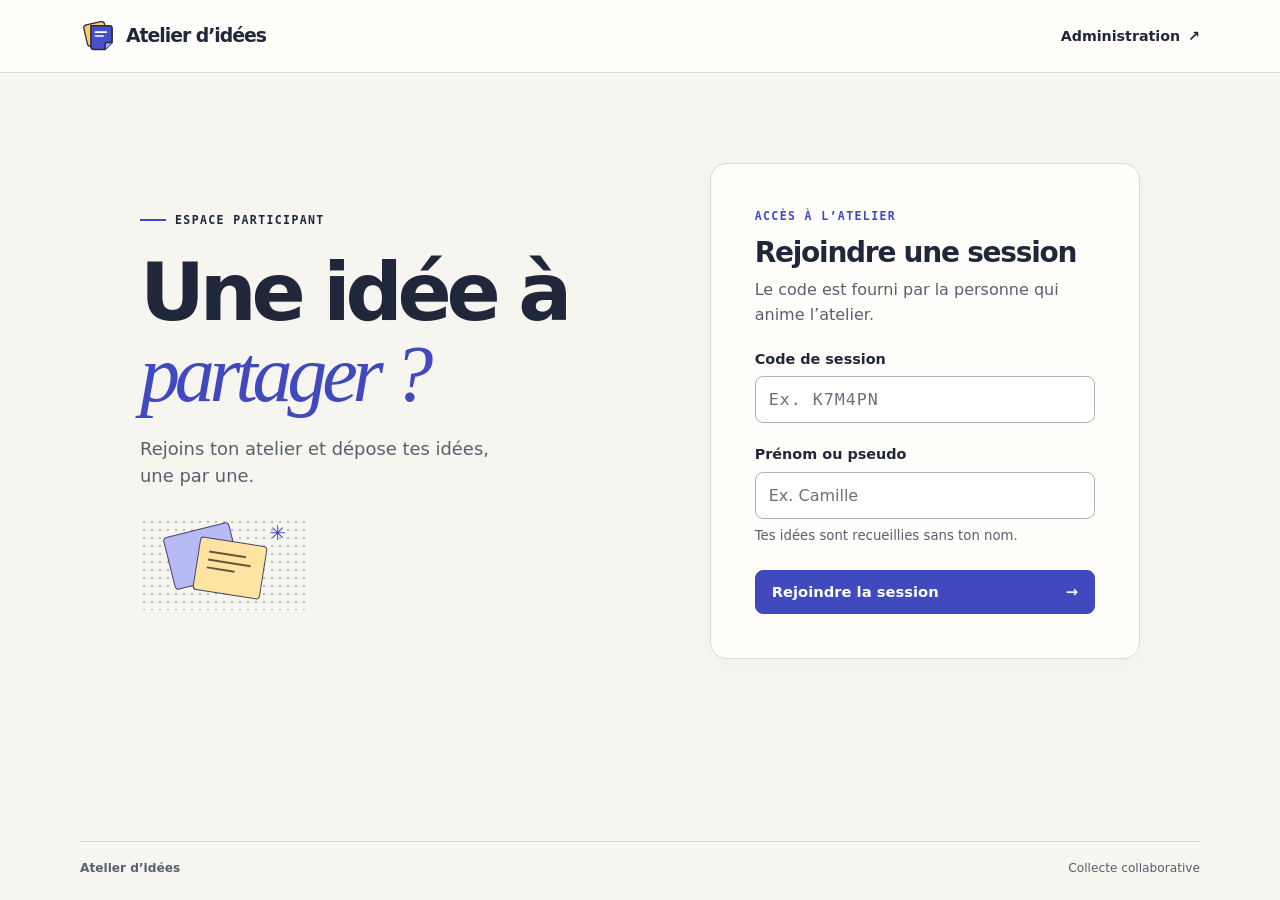
<file: public/index.html>
<!doctype html>
<html lang="fr">
<head>
  <meta charset="utf-8"><meta name="viewport" content="width=device-width, initial-scale=1">
  <meta name="theme-color" content="#f6f5ee">
  <title>Participer · Atelier d’idées</title>
  <link rel="icon" href="./assets/mark.svg" type="image/svg+xml">
  <link rel="stylesheet" href="./assets/style.css"><script type="module" src="./assets/participant.js"></script>
</head>
<body>
<header class="topbar"><div class="wrap topline">
  <a class="brand" href="./"><img src="./assets/mark.svg" alt="" width="36" height="36">Atelier d’idées</a>
  <a class="toplink" href="./admin.html">Administration <span aria-hidden="true">↗</span></a>
</div></header>
<main class="wrap guest" id="main">
  <noscript><p class="notice error">Active JavaScript pour participer à l’atelier.</p></noscript>
  <section class="entry" id="welcome">
    <div class="entry-intro">
      <p class="eyebrow"><span class="line"></span> Espace participant</p>
      <h1>Une idée à<br><em>partager&nbsp;?</em></h1>
      <p class="lead">Rejoins ton atelier et dépose tes idées, une par une.</p>
      <div class="paper-art" aria-hidden="true"><i class="back-note"></i><i class="front-note"><b></b><b></b><b></b></i><i class="spark">✳</i></div>
    </div>
    <div class="card entry-card">
      <p class="eyebrow accent">Accès à l’atelier</p><h2>Rejoindre une session</h2>
      <p id="joinHint" class="quiet">Le code est fourni par la personne qui anime l’atelier.</p>
      <form id="joinForm" method="post">
        <label for="code">Code de session</label>
        <input class="code-input" id="code" name="code" placeholder="Ex. K7M4PN" maxlength="6" minlength="6" required autocomplete="off" autocapitalize="characters" spellcheck="false">
        <label for="nickname">Prénom ou pseudo</label>
        <input id="nickname" name="nickname" placeholder="Ex. Camille" maxlength="40" autocomplete="nickname" required>
        <p class="hint">Tes idées sont recueillies sans ton nom.</p>
        <button class="btn primary stretch" type="submit">Rejoindre la session <span aria-hidden="true">→</span></button>
      </form>
      <p class="notice" role="status" id="joinStatus" hidden></p>
    </div>
  </section>
  <section class="participant-sheet" id="board" hidden>
    <div class="sheet-toolbar"><span class="badge">Session <strong id="activeCode"></strong></span><button class="link" id="leave" type="button">Quitter la session</button></div>
    <article class="card contribution">
      <p class="eyebrow accent"><span class="line"></span> La question de l’atelier</p>
      <h1 id="question" tabindex="-1"></h1>
      <p class="quiet" id="hello"></p>
      <form id="ideaForm" method="post">
        <div class="field-caption"><label for="idea">Ton idée</label><span id="counter" class="hint">0 / 1 000</span></div>
        <textarea id="idea" name="idea" required rows="5" maxlength="1000" placeholder="Je propose de…"></textarea>
        <p class="hint">Envoie une idée à la fois. Tu peux en proposer plusieurs.</p>
        <button class="btn primary" type="submit">Envoyer mon idée <span aria-hidden="true">→</span></button>
      </form>
      <p id="ideaStatus" class="notice" role="status" hidden></p>
    </article>
  </section>
</main>
<footer class="wrap foot"><span>Atelier d’idées</span><span>Collecte collaborative</span></footer>
</body></html>
</file>
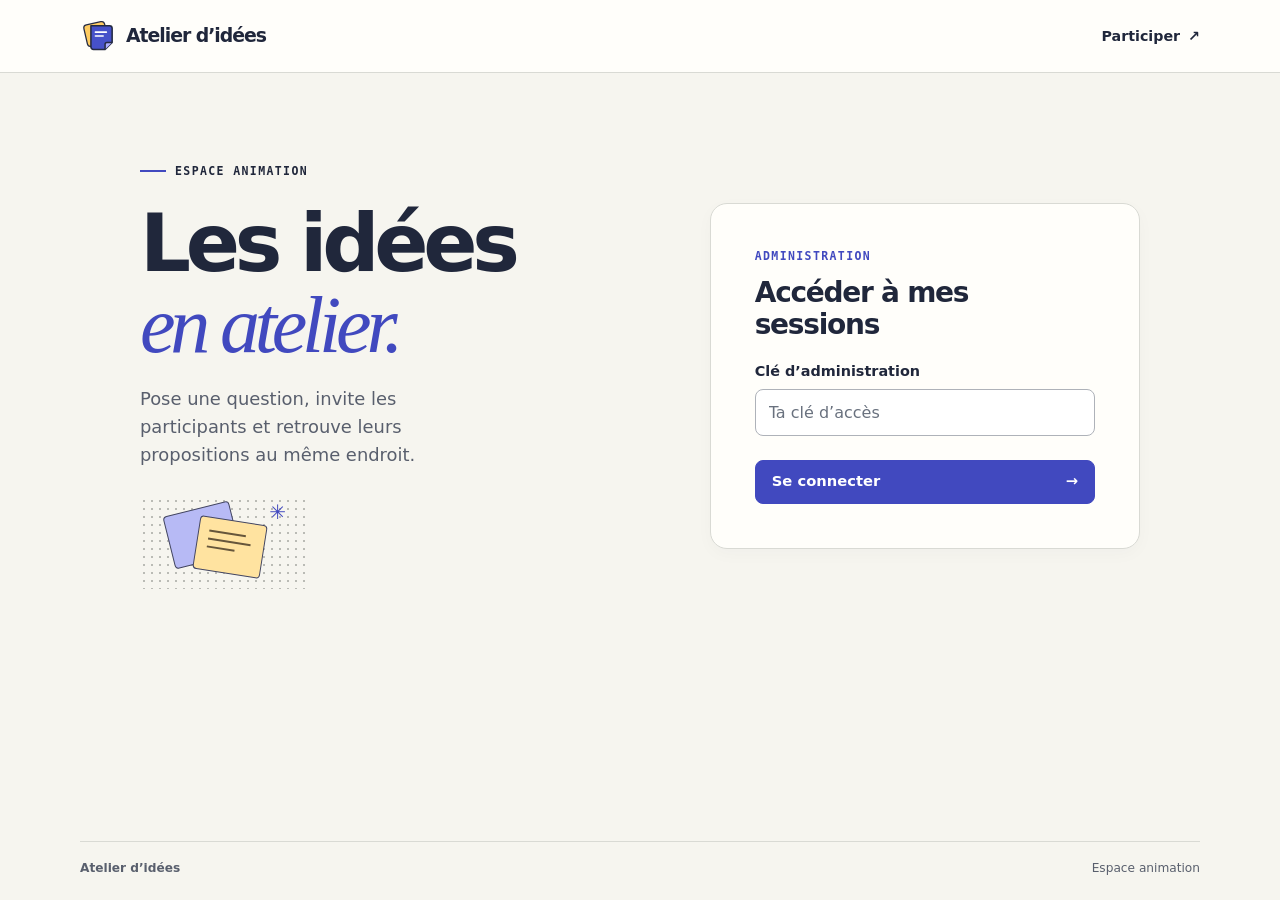
<file: public/admin.html>
<!doctype html>
<html lang="fr">
<head>
  <meta charset="utf-8"><meta name="viewport" content="width=device-width, initial-scale=1">
  <meta name="theme-color" content="#f6f5ee">
  <title>Administration · Atelier d’idées</title>
  <link rel="icon" href="./assets/mark.svg" type="image/svg+xml">
  <link rel="stylesheet" href="./assets/style.css">
  <script defer src="./assets/vendor/vue-3.5.18.runtime.global.prod.js"></script>
  <script defer src="./assets/vendor/qrcode-1.4.4.js"></script><script type="module" src="./assets/admin.js"></script>
</head>
<body>
<header class="topbar"><div class="wrap topline">
  <a class="brand" href="./admin.html"><img src="./assets/mark.svg" alt="" width="36" height="36">Atelier d’idées</a>
  <div class="inline"><a class="toplink" href="./">Participer <span aria-hidden="true">↗</span></a><button class="link" type="button" id="logout" hidden>Déconnexion</button></div>
</div></header>
<main class="wrap guest" id="main">
  <noscript><p class="notice error">Active JavaScript pour administrer les ateliers.</p></noscript>
  <section class="entry" id="loginView">
    <div class="entry-intro"><p class="eyebrow"><span class="line"></span> Espace animation</p>
      <h1>Les idées<br><em>en atelier.</em></h1><p class="lead">Pose une question, invite les participants et retrouve leurs propositions au même endroit.</p>
      <div class="paper-art" aria-hidden="true"><i class="back-note"></i><i class="front-note"><b></b><b></b><b></b></i><i class="spark">✳</i></div>
    </div>
    <div class="card entry-card"><p class="eyebrow accent">Administration</p><h2>Accéder à mes sessions</h2>
      <form id="loginForm"><label for="adminKey">Clé d’administration</label><input id="adminKey" type="password" required autocomplete="current-password" placeholder="Ta clé d’accès">
        <button type="submit" class="btn primary stretch">Se connecter <span aria-hidden="true">→</span></button></form>
      <p id="loginStatus" class="notice" role="status" hidden></p>
    </div>
  </section>
  <section class="dashboard" id="listView" hidden>
    <div class="view-heading"><div><p class="eyebrow accent"><span class="line"></span> Espace animation</p>
      <h1>Mes sessions</h1><p class="quiet">Retrouve un atelier ou lance une nouvelle collecte.</p></div>
      <button id="createOpen" type="button" class="btn primary"><span aria-hidden="true">＋</span> Nouvelle session</button></div>
    <p class="notice" role="status" id="listStatus" hidden></p>
    <section class="card collection"><div class="card-heading"><h2>Sessions créées <span id="sessionCount" class="count">0</span></h2><button class="link" id="reloadList" type="button">Actualiser</button></div>
      <div class="empty" id="noSessions"><span class="empty-mark" aria-hidden="true">✳</span><h3>Aucune session pour le moment</h3><p>Crée une session pour obtenir son code et son QR code.</p></div>
      <ul class="sessions" id="sessionList"></ul></section>
  </section>
  <section class="dashboard" id="detailView" hidden>
    <a href="#" class="link back">← Toutes les sessions</a>
    <div class="detail-heading"><p class="eyebrow accent"><span class="line"></span> Session <span class="mono" id="detailCode"></span></p>
      <h1 id="detailQuestion" tabindex="-1"></h1><button type="button" id="editOpen" class="link">Modifier la question</button></div>
    <p class="notice" role="status" id="detailStatus" hidden></p>
    <div class="detail-grid">
      <section class="card collection"><div class="card-heading"><h2>Idées reçues <span class="count" id="ideaCount">0</span></h2><button class="link" id="reloadIdeas" type="button">Actualiser</button></div>
        <div class="actions"><button type="button" id="copyIdeas" class="btn small">Tout copier</button><button type="button" id="exportIdeas" class="btn small">Exporter en CSV <span aria-hidden="true">↓</span></button></div>
        <div id="noIdeas" class="empty"><span class="empty-mark" aria-hidden="true">✳</span><h3>La collecte est ouverte</h3><p>Partage le QR code. Les premières idées apparaîtront ici en actualisant.</p></div>
        <ol id="ideaList" class="ideas"></ol>
      </section>
      <aside class="card invitation"><p class="eyebrow accent">Accès participant</p><h2>Rejoindre l’atelier</h2>
        <button class="qr-button" id="openQr" type="button" aria-label="Agrandir le QR code"><canvas class="qr" id="qr" aria-label="QR code de la session"></canvas></button>
        <p class="qr-label">Code de session</p><strong class="big-code" id="joinCode"></strong>
        <div class="invite-links"><button class="btn small" id="copyLink" type="button">Copier le lien</button><a id="joinLink" class="link" href="./" target="_blank" rel="noopener">Ouvrir ↗</a></div>
      </aside>
    </div>
  </section>
</main>
<footer class="wrap foot"><span>Atelier d’idées</span><span>Espace animation</span></footer>
<dialog id="questionDialog" aria-labelledby="dialogTitle">
  <form id="questionForm"><p class="eyebrow accent">Paramètres de session</p><h2 id="dialogTitle">Nouvelle session</h2>
    <label for="questionInput">Question posée aux participants</label><textarea id="questionInput" rows="3" required maxlength="300"></textarea>
    <p id="questionHint" class="hint">Le code de session et le QR code sont générés à la création.</p>
    <p id="questionStatus" class="notice" role="status" hidden></p>
    <div class="dialog-actions"><button type="button" class="btn" data-close>Annuler</button><button class="btn primary" type="submit" id="saveQuestion">Créer la session</button></div>
  </form>
</dialog>
<dialog class="qr-dialog" id="qrDialog" aria-labelledby="qrTitle">
  <p class="eyebrow accent">Accès participant</p><h2 id="qrTitle">Rejoindre l’atelier</h2>
  <canvas class="qr" id="largeQr" aria-label="QR code à scanner"></canvas>
  <strong class="big-code" id="largeCode"></strong><button class="btn" type="button" data-close>Fermer</button>
</dialog>
<dialog id="copyDialog" aria-labelledby="copyTitle"><h2 id="copyTitle">Copie manuelle</h2><label for="copyText">Texte à copier</label>
  <textarea id="copyText" rows="7" readonly></textarea><p class="hint">Le texte est sélectionné. Utilise la commande Copier de ton appareil.</p>
  <div class="dialog-actions"><button type="button" class="btn" data-close>Fermer</button></div>
</dialog>
</body></html>
</file>
<file: public/assets/style.css>
:root {
  color-scheme: light;
  --ink: #20273b;
  --muted: #595f6d;
  --blue: #4149bf;
  --deep-blue: #30379a;
  --paper: #f6f5ef;
  --border: #d9dad4;
  --white: #fffefa;
  --soft-blue: #eeeffe;
  font: 16px/1.55 system-ui, -apple-system, BlinkMacSystemFont, "Segoe UI", sans-serif;
  color: var(--ink);
  background: var(--paper);
}
*, *::before, *::after { box-sizing: border-box; }
body { min-height: 100vh; min-height: 100svh; margin: 0; display: flex; flex-direction: column; }
main { flex: 1; }
[hidden] { display: none !important; }
button, input, textarea { font: inherit; }
a { color: var(--blue); text-decoration: none; }
button, a { -webkit-tap-highlight-color: transparent; }
button { cursor: pointer; }
button:disabled { cursor: wait; opacity: .65; }
:focus-visible { outline: 3px solid #7b84fa; outline-offset: 3px; }
input:focus, textarea:focus { outline: 2px solid var(--blue); outline-offset: 1px; }
h1, h2, h3, p { margin: 0; }
.wrap { width: min(1120px, calc(100% - 64px)); margin-inline: auto; }
.topbar { background: var(--white); border-bottom: 1px solid var(--border); }
.topline { min-height: 72px; display: flex; align-items: center; justify-content: space-between; gap: 14px; }
.brand { display: inline-flex; align-items: center; gap: 10px; font-weight: 770; font-size: 1.18rem; letter-spacing: -.055em; color: var(--ink); }
.brand img { display: block; }
.toplink, .link { color: var(--blue); font-size: .89rem; font-weight: 650; }
.toplink { color: var(--ink); }
.toplink span { margin-left: 3px; }
.link { padding: 4px 0; border: 0; background: transparent; }
.link:hover, .toplink:hover { text-decoration: underline; text-underline-offset: 3px; }
.inline, .actions, .dialog-actions, .invite-links, .sheet-toolbar, .field-caption { display: flex; align-items: center; gap: 12px; flex-wrap: wrap; }
.guest { padding-block: clamp(38px, 7vw, 90px); }
.entry { max-width: 1000px; margin: 0 auto; display: grid; grid-template-columns: 1fr minmax(310px, .94fr); align-items: center; gap: clamp(45px, 9vw, 112px); }
.entry-intro { position: relative; }
.eyebrow, .qr-label { display: flex; align-items: center; gap: 9px; font: 720 .72rem/1.5 ui-monospace, "Cascadia Mono", Consolas, monospace; text-transform: uppercase; letter-spacing: .12em; }
.accent { color: var(--blue); }
.line { display: inline-block; width: 26px; height: 2px; background: var(--blue); }
h1, h2, h3 { line-height: 1.13; }
.entry h1 { margin-top: 24px; font-size: clamp(3.25rem, 6.4vw, 5rem); letter-spacing: -.065em; font-weight: 700; line-height: 1.01; }
.entry h1 em { color: var(--blue); font-family: Georgia, "Times New Roman", serif; font-weight: 500; }
.lead { font-size: 1.12rem; color: var(--muted); line-height: 1.55; max-width: 32ch; margin-top: 20px; }
.paper-art { position: relative; width: 170px; height: 92px; margin-top: 28px; background-image: radial-gradient(#babbb5 1px, transparent 1px); background-size: 8px 8px; }
.paper-art i { position: absolute; display: block; }
.back-note, .front-note { width: 68px; height: 54px; border-radius: 4px; border: 1.5px solid #424561; }
.back-note { top: 11px; left: 28px; background: #b7baf5; transform: rotate(-14deg); }
.front-note { top: 23px; left: 56px; background: #ffe3a0; transform: rotate(9deg); padding: 12px 10px; }
.front-note b { display: block; width: 80%; height: 2px; background: #66563b; margin: 0 0 6px; }
.front-note b:nth-child(2) { width: 94%; } .front-note b:last-child { width: 60%; }
.spark { color: var(--blue); top: 0; right: 24px; font-size: 1.25rem; font-style: normal; }
.card, dialog { background: var(--white); border: 1px solid var(--border); border-radius: 17px; box-shadow: 0 5px 17px #22273807; }
.entry-card, .contribution { padding: clamp(24px, 3.8vw, 44px); }
h2 { font-size: clamp(1.35rem, 2.5vw, 1.75rem); font-weight: 700; letter-spacing: -.045em; }
.eyebrow + h2 { margin-top: 12px; }
.quiet, .hint, .empty p { color: var(--muted); }
.quiet { margin-top: 10px; overflow-wrap: anywhere; }
.hint { font-size: .83rem; margin-top: 7px; }
form label, dialog label { display: block; font-size: .9rem; font-weight: 660; margin: 20px 0 6px; }
input, textarea { display: block; width: 100%; color: var(--ink); border: 1px solid #aeb2b9; background: #fff; border-radius: 8px; padding: 10px 13px; }
input { height: 47px; }
textarea { resize: vertical; min-height: 78px; }
input::placeholder, textarea::placeholder { color: #69717e; opacity: 1; }
input.code-input { text-transform: uppercase; font: 650 1.04rem/1.5 ui-monospace, Consolas, monospace; letter-spacing: .12em; }
.code-input::placeholder { font-weight: 400; letter-spacing: .06em; text-transform: none; }
.btn { min-height: 44px; display: inline-flex; align-items: center; justify-content: center; gap: 9px; background: var(--white); border: 1px solid #b8bbc3; color: var(--ink); border-radius: 8px; padding: 9px 16px; font-weight: 650; font-size: .92rem; line-height: 1.4; }
.btn:hover { background: #f1f0e9; }
.primary { background: var(--blue); border-color: var(--blue); color: white; }
.primary:hover { background: var(--deep-blue); border-color: var(--deep-blue); }
.stretch { width: 100%; justify-content: space-between; }
form > .btn { margin-top: 24px; }
.small { font-size: .84rem; min-height: 38px; padding: 7px 12px; }
.notice { font-size: .91rem; padding: 11px 13px; border-radius: 7px; margin-top: 16px; background: #e9f4ed; color: #21533a; overflow-wrap: anywhere; }
.notice.error { background: #fbeae5; color: #812e29; }
.foot { display: flex; justify-content: space-between; gap: 12px; padding-block: 17px 22px; border-top: 1px solid var(--border); color: var(--muted); font-size: .76rem; }
.foot span:first-child { font-weight: 650; }
.participant-sheet { max-width: 740px; margin: auto; }
.sheet-toolbar, .field-caption { justify-content: space-between; }
.sheet-toolbar { margin-bottom: 15px; }
.badge, .count, .session-code { display: inline-flex; align-items: center; border-radius: 6px; background: var(--soft-blue); color: var(--deep-blue); padding: 3px 8px; font-size: .81rem; gap: 7px; }
.badge strong, .mono, .big-code, .session-code { font-family: ui-monospace, Consolas, monospace; letter-spacing: .08em; }
.contribution h1, .detail-heading h1 { font-size: clamp(1.85rem, 4vw, 3rem); font-weight: 700; letter-spacing: -.055em; margin: 17px 0 12px; overflow-wrap: anywhere; }
.field-caption { margin: 24px 0 6px; }.field-caption label, .field-caption .hint { margin: 0; }
.dashboard { margin-top: -14px; }
.view-heading, .card-heading { display: flex; align-items: center; justify-content: space-between; gap: 16px; }
.view-heading { align-items: end; margin-bottom: 30px; }
.view-heading h1 { font-size: clamp(2.4rem, 5.4vw, 3.8rem); line-height: 1.05; letter-spacing: -.065em; margin-top: 13px; }
.collection { padding: clamp(18px, 2.5vw, 30px); }
.card-heading h2 { display: flex; align-items: center; gap: 10px; font-size: 1.37rem; }
.count { border-radius: 16px; min-width: 28px; padding: 4px 8px; justify-content: center; font: 700 .8rem/1.2 ui-monospace, monospace; }
.empty { text-align: center; margin: 20px 0 0; border: 1px dashed #c9ccc5; background: #f8f8f3; padding: 29px 15px; border-radius: 10px; }
.empty h3 { margin: 9px 0 6px; font-size: 1.02rem; letter-spacing: -.02em; }
.empty p { font-size: .88rem; }
.empty-mark { color: var(--blue); font-size: 1.3rem; }
.sessions, .ideas { list-style: none; padding: 0; margin: 16px 0 0; }
.sessions:empty, .ideas:empty { margin: 0; }
.sessions a { display: grid; grid-template-columns: auto minmax(0, 1fr) auto auto; align-items: center; gap: 15px; padding: 16px 4px; border-top: 1px solid var(--border); color: var(--ink); }
.sessions a:hover .session-title { color: var(--blue); text-decoration: underline; }
.session-title { font-weight: 620; overflow-wrap: anywhere; }
.session-code { font-weight: 700; }
.session-total { color: var(--muted); font-size: .85rem; white-space: nowrap; }
.back { display: inline-block; margin-bottom: 18px; }
.detail-heading { max-width: 870px; margin-bottom: 26px; }
.detail-heading h1 { margin-top: 11px; }
.detail-grid { display: grid; grid-template-columns: minmax(0, 1fr) 295px; gap: 20px; align-items: start; }
.dashboard > .notice { margin: 0 0 18px; }
.actions { padding: 18px 0 3px; gap: 8px; }
.ideas { counter-reset: idea; }
.ideas li { counter-increment: idea; display: flex; align-items: baseline; gap: 14px; border-top: 1px solid var(--border); padding: 13px 0; white-space: normal; overflow-wrap: anywhere; }
.ideas li::before { content: counter(idea, decimal-leading-zero); font: .76rem/1.4 ui-monospace, monospace; color: #626c84; flex: 0 0 2.15em; }
.invitation { text-align: center; padding: 24px 18px; border-top: 4px solid var(--blue); }
.invitation h2 { font-size: 1.35rem; }
.invitation .eyebrow, .qr-dialog .eyebrow { justify-content: center; }
.qr-button { background: white; display: block; border: 1px solid var(--border); border-radius: 8px; padding: 0; margin: 18px auto 12px; width: min(184px, 100%); cursor: zoom-in; }
.qr { display: block; width: 100%; height: auto; aspect-ratio: 1; image-rendering: pixelated; background: white; border-radius: 8px; }
.qr-label { justify-content: center; font-size: .64rem; color: var(--muted); }
.big-code { display: block; font-weight: 750; font-size: 1.75rem; letter-spacing: .13em; }
.invite-links { justify-content: center; margin-top: 12px; }
dialog { width: min(510px, calc(100% - 32px)); padding: clamp(24px, 4vw, 36px); color: var(--ink); max-height: 90vh; overflow-y: auto; }
dialog::backdrop { background: #1c243d6b; }
.dialog-actions { margin-top: 23px; justify-content: end; }
.qr-dialog { text-align: center; width: min(760px, calc(100% - 32px)); }.qr-dialog .qr { margin: 10px auto; width: min(57vmin, 100%); }.qr-dialog .big-code { font-size: clamp(1.9rem, 5vmin, 3.3rem); }.qr-dialog .btn { margin-top: 16px; }
@media (max-width: 760px) {
  .wrap { width: min(100% - 32px, 620px); }
  .topline { min-height: 60px; }.brand { font-size: 1.04rem; gap: 7px; }.brand img { width: 30px; height: 30px; }
  .toplink, .inline .link { font-size: .81rem; }.inline { gap: 10px; }
  .guest { padding-block: 28px 38px; }
  .entry, .detail-grid { grid-template-columns: minmax(0, 1fr); gap: 20px; }
  .paper-art { display: none; }
  .entry h1 { font-size: clamp(2.2rem, 8.5vw, 3rem); line-height: 1.05; margin-top: 11px; }
  .entry h1 br { display: none; }.entry h1 em::before { content: " "; }
  .lead { font-size: 1rem; margin-top: 9px; max-width: 42ch; }
  .dashboard { margin-top: 0; }.view-heading { flex-wrap: wrap; gap: 15px; margin-bottom: 20px; }
  .sessions a { grid-template-columns: auto 1fr auto; gap: 6px 11px; }
  .session-code { grid-row: span 2; }.session-title { grid-column: 2; }.session-total { grid-row: 2; grid-column: 2; }.row-arrow { grid-column: 3; grid-row: 1 / span 2; }
  .detail-heading { margin-bottom: 18px; }
  .card-heading h2 { font-size: 1.16rem; }
}
@media (max-width: 370px) {
  .topline { gap: 6px; }.inline { gap: 3px; flex-direction: column; align-items: end; }
  .collection { padding: 14px; }.entry-card, .contribution { padding: 20px; }
}
</file>
